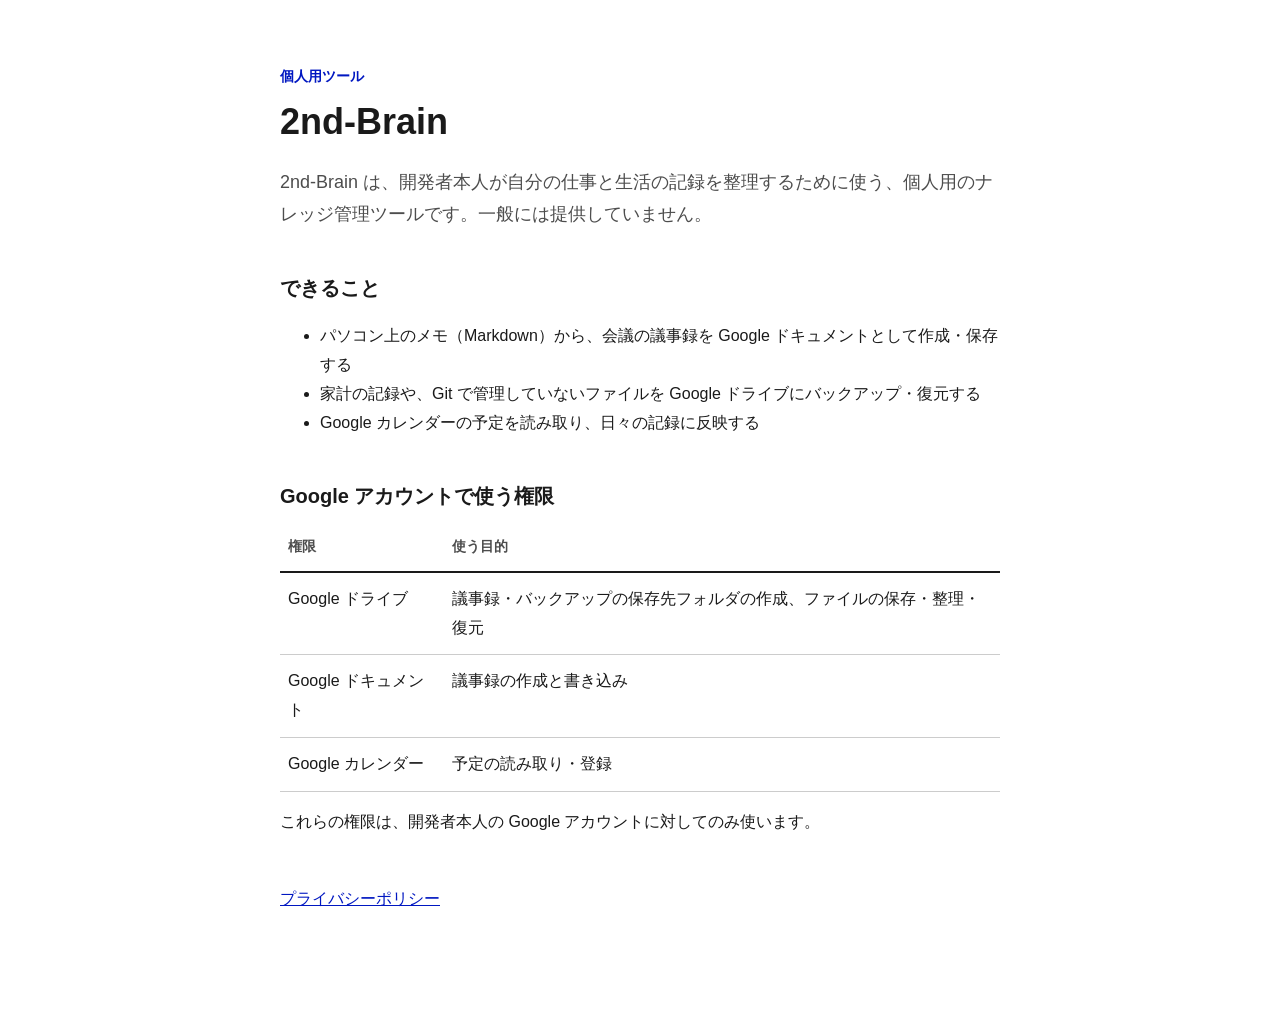
<file: index.html>
<!doctype html>
<html lang="ja">
<head>
<meta charset="utf-8">
<meta name="viewport" content="width=device-width, initial-scale=1">
<title>2nd-Brain｜個人用ナレッジ管理ツール</title>
<link rel="stylesheet" href="style.css">
</head>
<body>
<main>
  <p class="kicker">個人用ツール</p>
  <h1>2nd-Brain</h1>
  <p class="lead">2nd-Brain は、開発者本人が自分の仕事と生活の記録を整理するために使う、個人用のナレッジ管理ツールです。一般には提供していません。</p>

  <h2>できること</h2>
  <ul>
    <li>パソコン上のメモ（Markdown）から、会議の議事録を Google ドキュメントとして作成・保存する</li>
    <li>家計の記録や、Git で管理していないファイルを Google ドライブにバックアップ・復元する</li>
    <li>Google カレンダーの予定を読み取り、日々の記録に反映する</li>
  </ul>

  <h2>Google アカウントで使う権限</h2>
  <table>
    <thead><tr><th>権限</th><th>使う目的</th></tr></thead>
    <tbody>
      <tr><td>Google ドライブ</td><td>議事録・バックアップの保存先フォルダの作成、ファイルの保存・整理・復元</td></tr>
      <tr><td>Google ドキュメント</td><td>議事録の作成と書き込み</td></tr>
      <tr><td>Google カレンダー</td><td>予定の読み取り・登録</td></tr>
    </tbody>
  </table>
  <p>これらの権限は、開発者本人の Google アカウントに対してのみ使います。</p>

  <p class="link"><a href="privacy.html">プライバシーポリシー</a></p>
</main>
</body>
</html>
</file>
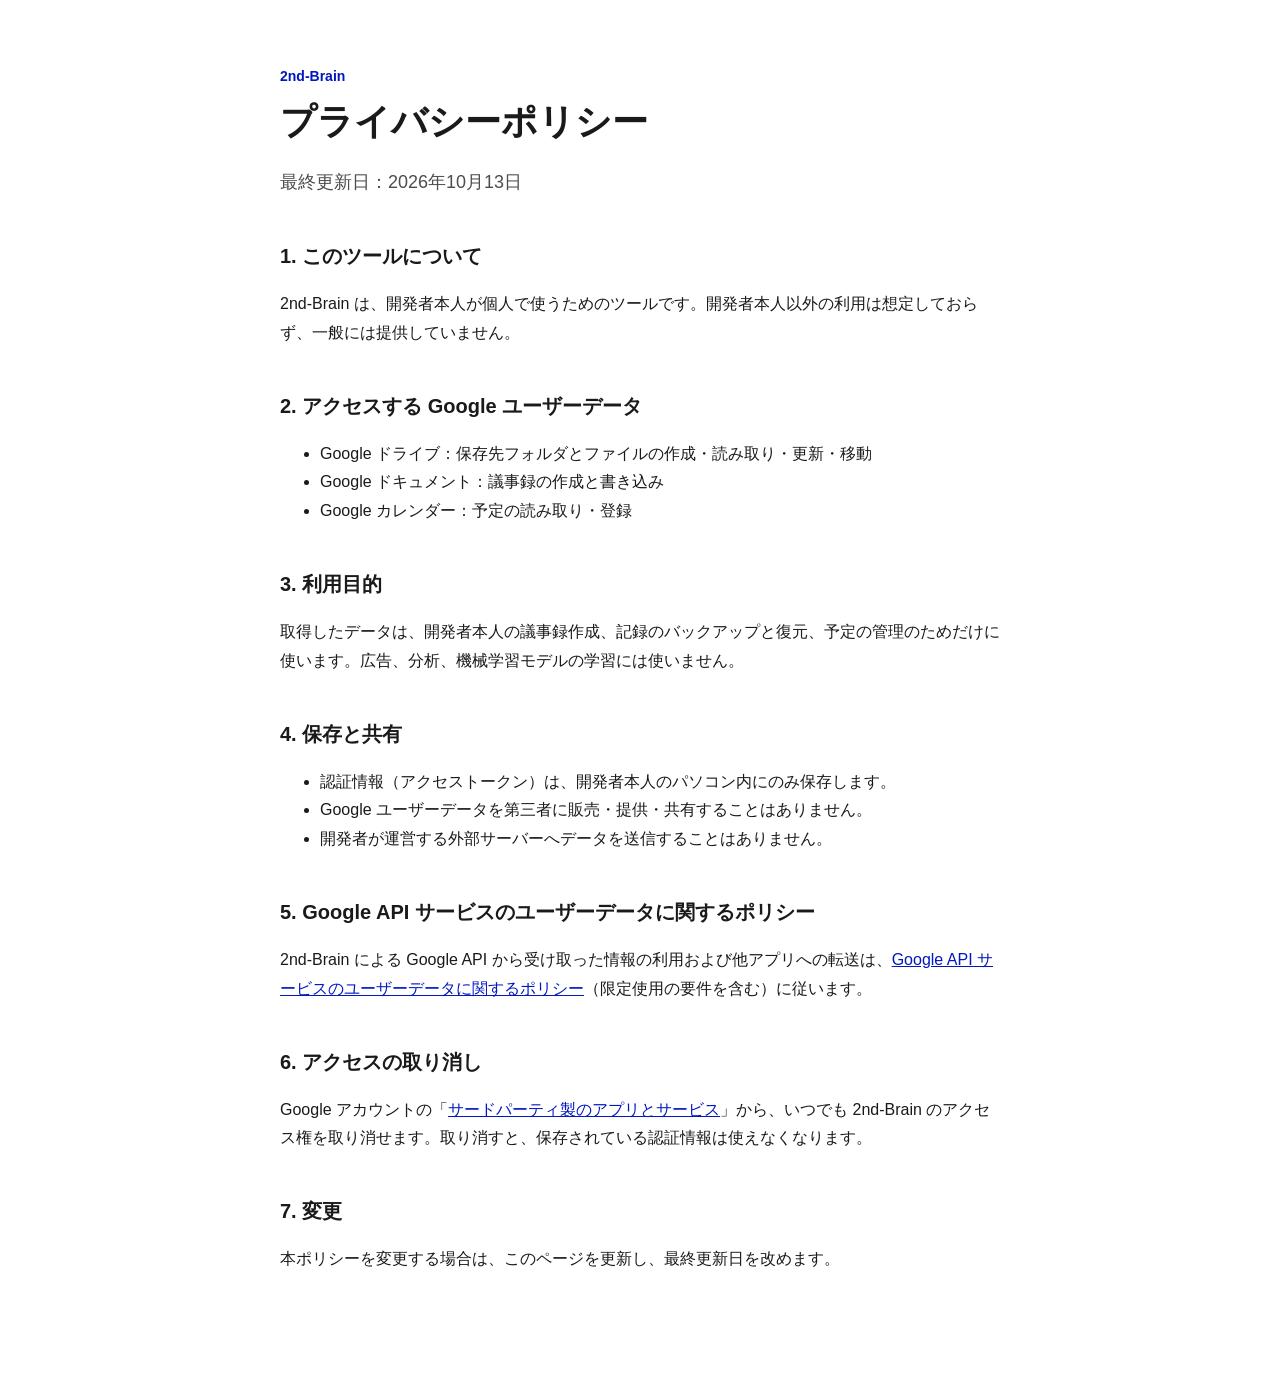
<file: privacy.html>
<!doctype html>
<html lang="ja">
<head>
<meta charset="utf-8">
<meta name="viewport" content="width=device-width, initial-scale=1">
<title>プライバシーポリシー｜2nd-Brain</title>
<link rel="stylesheet" href="style.css">
</head>
<body>
<main>
  <p class="kicker"><a href="index.html">2nd-Brain</a></p>
  <h1>プライバシーポリシー</h1>
  <p class="lead">最終更新日：2026年10月13日</p>

  <h2>1. このツールについて</h2>
  <p>2nd-Brain は、開発者本人が個人で使うためのツールです。開発者本人以外の利用は想定しておらず、一般には提供していません。</p>

  <h2>2. アクセスする Google ユーザーデータ</h2>
  <ul>
    <li>Google ドライブ：保存先フォルダとファイルの作成・読み取り・更新・移動</li>
    <li>Google ドキュメント：議事録の作成と書き込み</li>
    <li>Google カレンダー：予定の読み取り・登録</li>
  </ul>

  <h2>3. 利用目的</h2>
  <p>取得したデータは、開発者本人の議事録作成、記録のバックアップと復元、予定の管理のためだけに使います。広告、分析、機械学習モデルの学習には使いません。</p>

  <h2>4. 保存と共有</h2>
  <ul>
    <li>認証情報（アクセストークン）は、開発者本人のパソコン内にのみ保存します。</li>
    <li>Google ユーザーデータを第三者に販売・提供・共有することはありません。</li>
    <li>開発者が運営する外部サーバーへデータを送信することはありません。</li>
  </ul>

  <h2>5. Google API サービスのユーザーデータに関するポリシー</h2>
  <p>2nd-Brain による Google API から受け取った情報の利用および他アプリへの転送は、<a href="https://developers.google.com/terms/api-services-user-data-policy">Google API サービスのユーザーデータに関するポリシー</a>（限定使用の要件を含む）に従います。</p>

  <h2>6. アクセスの取り消し</h2>
  <p>Google アカウントの「<a href="https://myaccount.google.com/connections">サードパーティ製のアプリとサービス</a>」から、いつでも 2nd-Brain のアクセス権を取り消せます。取り消すと、保存されている認証情報は使えなくなります。</p>

  <h2>7. 変更</h2>
  <p>本ポリシーを変更する場合は、このページを更新し、最終更新日を改めます。</p>
</main>
</body>
</html>
</file>
<file: style.css>
body { margin: 0; background: #fff; color: #1a1a1a; font-family: "Noto Sans JP", "BIZ UDPGothic", "Yu Gothic UI", sans-serif; line-height: 1.8; }
main { max-width: 720px; margin: 0 auto; padding: 64px 24px 96px; }
.kicker { color: #0017c1; font-weight: 700; font-size: 14px; margin: 0; }
.kicker a { color: inherit; text-decoration: none; }
h1 { font-size: 36px; line-height: 1.4; margin: 8px 0 16px; }
h2 { font-size: 20px; margin: 40px 0 8px; }
.lead { color: #4d4d4d; font-size: 18px; }
a { color: #0017c1; }
table { width: 100%; border-collapse: collapse; margin: 8px 0 16px; }
th, td { text-align: left; padding: 12px 8px; border-bottom: 1px solid #ccc; vertical-align: top; }
th { border-bottom: 2px solid #1a1a1a; font-size: 14px; color: #4d4d4d; }
.link { margin-top: 48px; }
</file>
